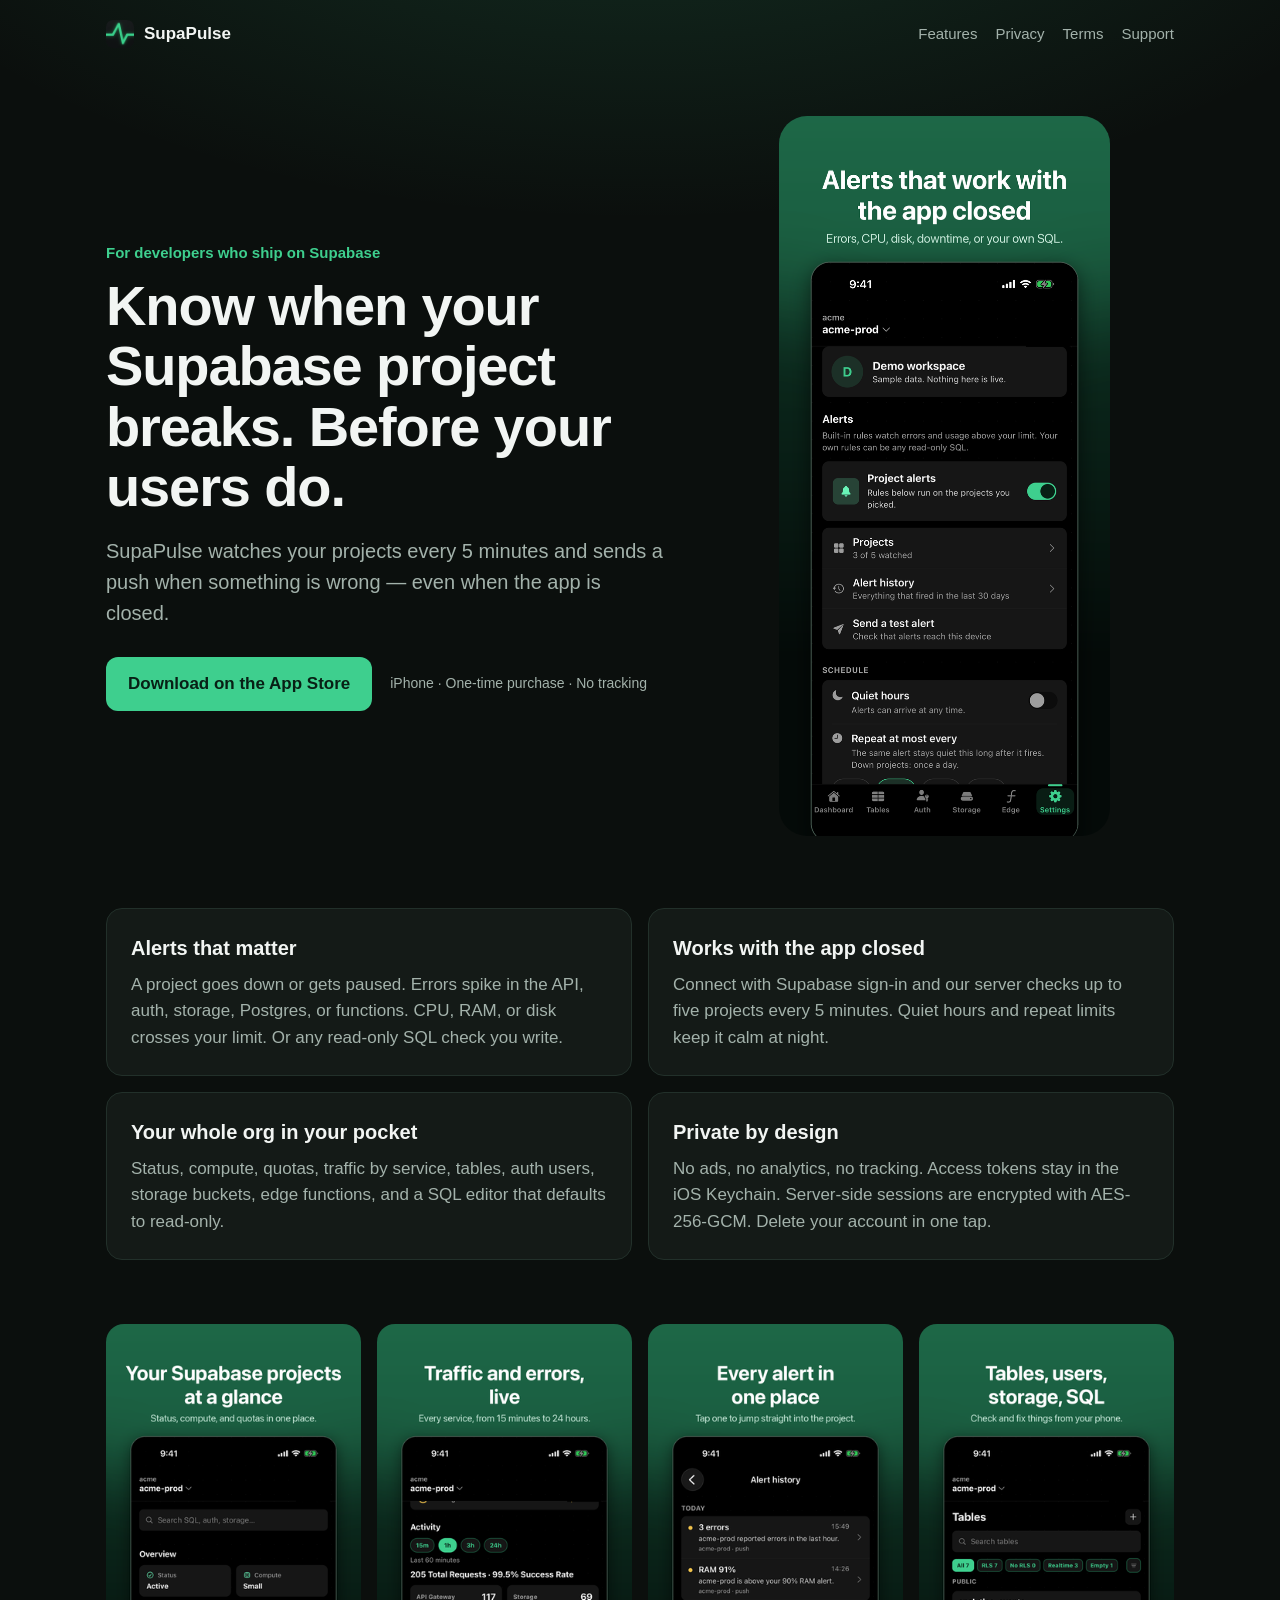
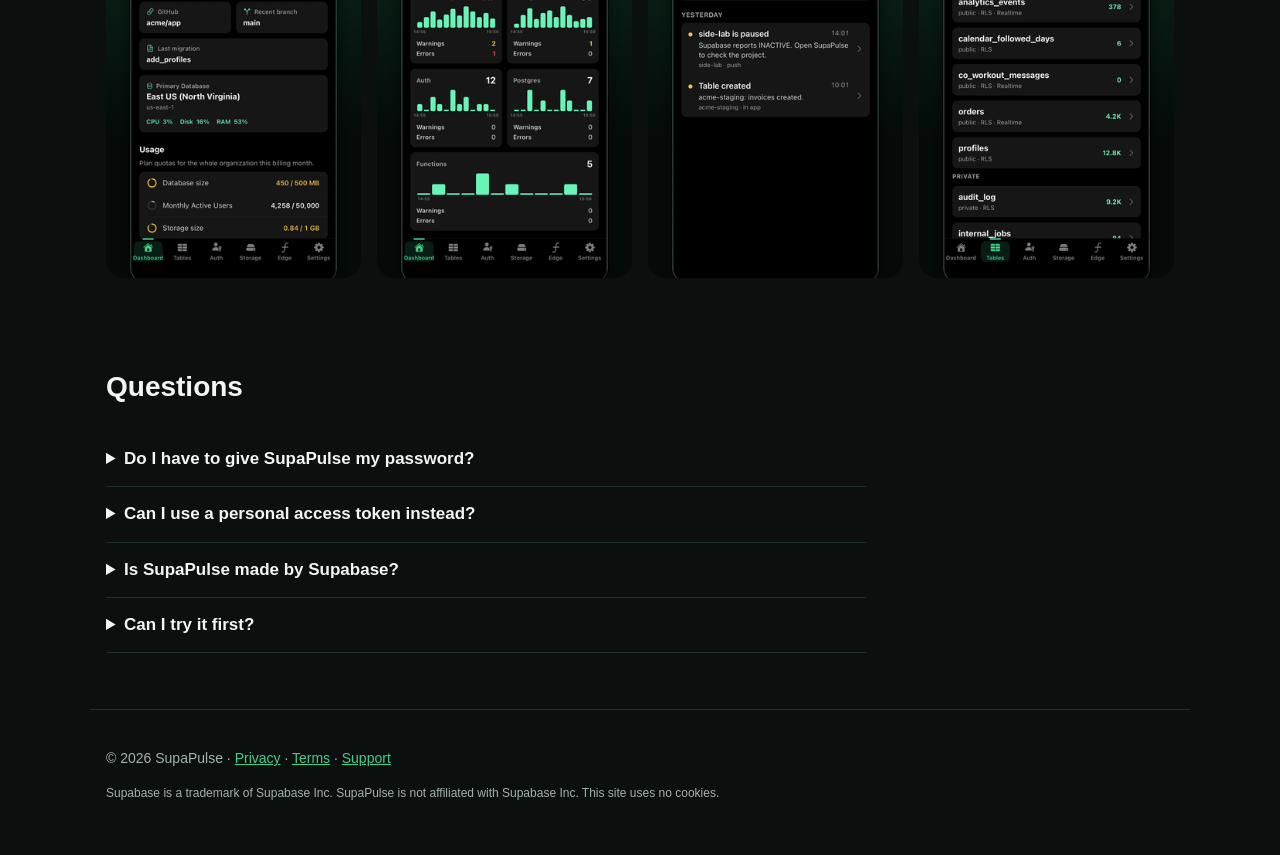
<file: index.html>
<!doctype html>
<html lang="en">
<head>
  <meta charset="utf-8">
  <meta name="viewport" content="width=device-width, initial-scale=1, viewport-fit=cover">
  <title>SupaPulse — Supabase monitoring on your iPhone</title>
  <meta name="description" content="Watch your Supabase projects from your iPhone. Push alerts for downtime, errors, CPU, RAM, disk, or your own SQL — even when the app is closed.">
  <meta name="theme-color" content="#0b0f0d">
  <meta property="og:title" content="SupaPulse — Supabase monitoring on your iPhone">
  <meta property="og:description" content="Push alerts for downtime, errors, CPU, disk, or your own SQL. No tracking.">
  <meta property="og:image" content="img/1-dashboard.png">
  <link rel="icon" href="img/icon.png">
  <link rel="stylesheet" href="styles.css">
</head>
<body>
  <header class="nav">
    <a class="brand" href="./"><img src="img/icon.png" alt="" width="28" height="28"> SupaPulse</a>
    <nav>
      <a href="#features">Features</a>
      <a href="privacy.html">Privacy</a>
      <a href="terms.html">Terms</a>
      <a href="support.html">Support</a>
    </nav>
  </header>

  <main>
    <section class="hero">
      <div class="hero-copy">
        <p class="eyebrow">For developers who ship on Supabase</p>
        <h1>Know when your Supabase project breaks. Before your users do.</h1>
        <p class="lead">SupaPulse watches your projects every 5 minutes and sends a push when something is wrong — even when the app is closed.</p>
        <div class="cta">
          <a class="button" href="https://apps.apple.com/app/id6811562027">Download on the App Store</a>
          <span class="note">iPhone · One-time purchase · No tracking</span>
        </div>
      </div>
      <div class="hero-shot">
        <img src="img/3-alerts.png" alt="SupaPulse alert settings on iPhone" width="660" height="1434">
      </div>
    </section>

    <section id="features" class="features">
      <article>
        <h2>Alerts that matter</h2>
        <p>A project goes down or gets paused. Errors spike in the API, auth, storage, Postgres, or functions. CPU, RAM, or disk crosses your limit. Or any read-only SQL check you write.</p>
      </article>
      <article>
        <h2>Works with the app closed</h2>
        <p>Connect with Supabase sign-in and our server checks up to five projects every 5 minutes. Quiet hours and repeat limits keep it calm at night.</p>
      </article>
      <article>
        <h2>Your whole org in your pocket</h2>
        <p>Status, compute, quotas, traffic by service, tables, auth users, storage buckets, edge functions, and a SQL editor that defaults to read-only.</p>
      </article>
      <article>
        <h2>Private by design</h2>
        <p>No ads, no analytics, no tracking. Access tokens stay in the iOS Keychain. Server-side sessions are encrypted with AES-256-GCM. Delete your account in one tap.</p>
      </article>
    </section>

    <section class="gallery" aria-label="Screenshots">
      <img src="img/1-dashboard.png" alt="Project dashboard" loading="lazy" width="330" height="717">
      <img src="img/2-activity.png" alt="Traffic and errors by service" loading="lazy" width="330" height="717">
      <img src="img/5-history.png" alt="Alert history" loading="lazy" width="330" height="717">
      <img src="img/6-tables.png" alt="Tables" loading="lazy" width="330" height="717">
    </section>

    <section class="faq">
      <h2>Questions</h2>
      <details>
        <summary>Do I have to give SupaPulse my password?</summary>
        <p>No. You sign in on supabase.com and authorize SupaPulse for one organization. You can revoke it any time in your Supabase organization settings.</p>
      </details>
      <details>
        <summary>Can I use a personal access token instead?</summary>
        <p>Yes. It stays in the iOS Keychain and is never saved on our server, so alerts then only fire while the app is open.</p>
      </details>
      <details>
        <summary>Is SupaPulse made by Supabase?</summary>
        <p>No. SupaPulse is an independent third-party app and is not affiliated with or endorsed by Supabase Inc.</p>
      </details>
      <details>
        <summary>Can I try it first?</summary>
        <p>Yes. Open the app and tap “Explore the demo” to see every screen with sample data.</p>
      </details>
    </section>
  </main>

  <footer>
    <p>© 2026 SupaPulse · <a href="privacy.html">Privacy</a> · <a href="terms.html">Terms</a> · <a href="support.html">Support</a></p>
    <p class="fine">Supabase is a trademark of Supabase Inc. SupaPulse is not affiliated with Supabase Inc. This site uses no cookies.</p>
  </footer>
</body>
</html>
</file>
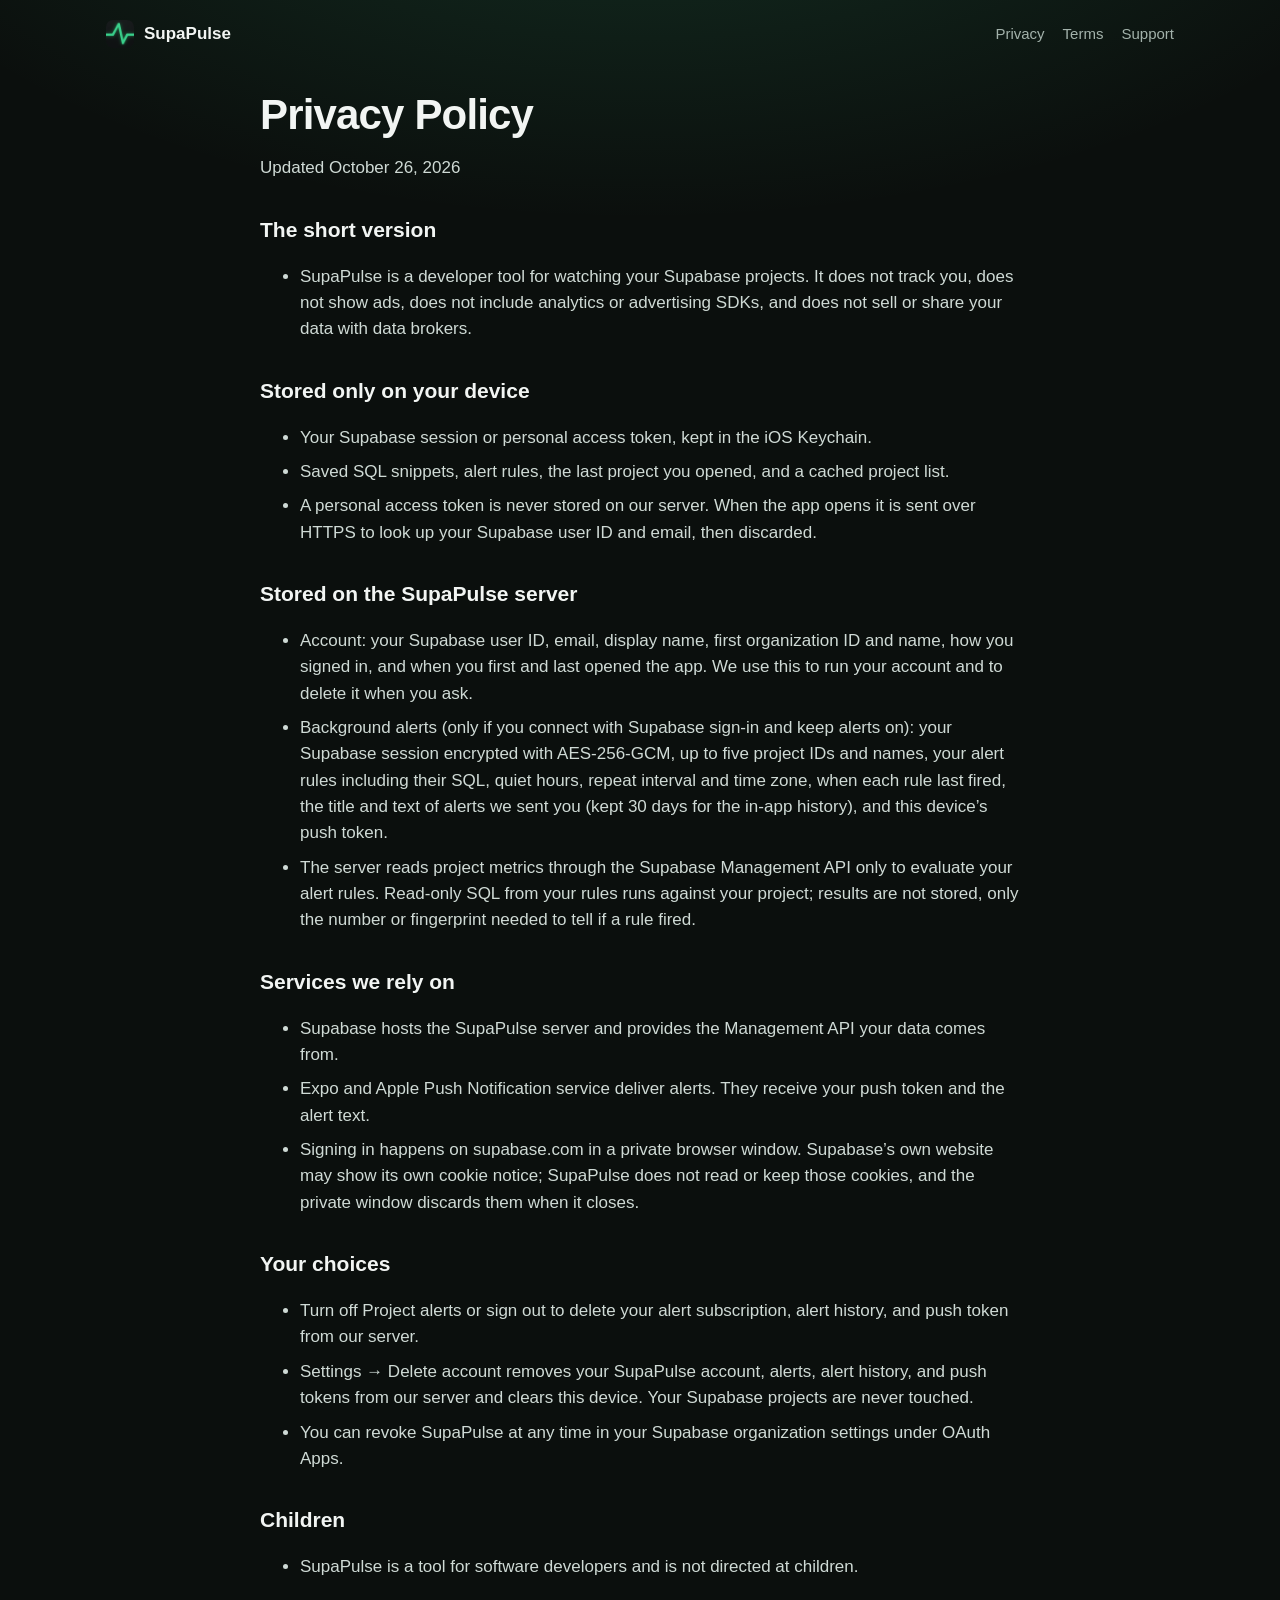
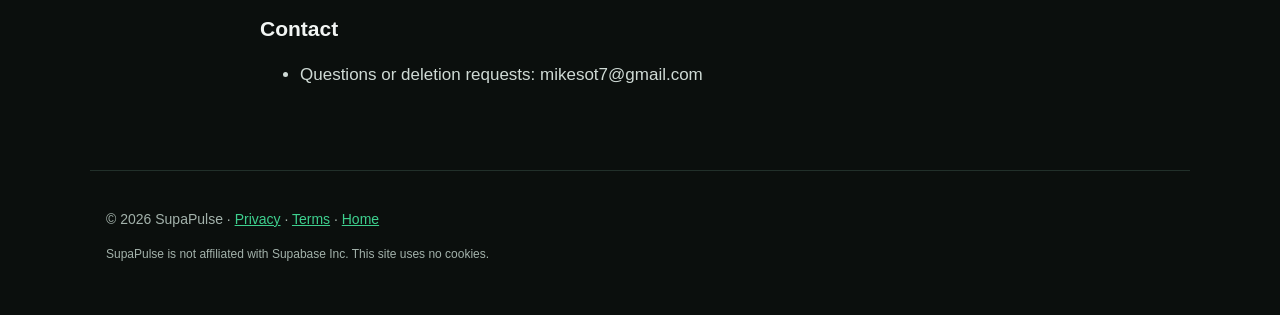
<file: privacy.html>
<!doctype html>
<html lang="en">
<head>
  <meta charset="utf-8">
  <meta name="viewport" content="width=device-width, initial-scale=1, viewport-fit=cover">
  <title>SupaPulse Privacy Policy</title>
  <meta name="description" content="What SupaPulse stores, why, and how to delete it.">
  <link rel="icon" href="img/icon.png">
  <link rel="stylesheet" href="styles.css">
</head>
<body>
  <header class="nav">
    <a class="brand" href="./"><img src="img/icon.png" alt="" width="28" height="28"> SupaPulse</a>
    <nav>
      <a href="privacy.html">Privacy</a>
      <a href="terms.html">Terms</a>
      <a href="support.html">Support</a>
    </nav>
  </header>
  <main class="doc"><h1>Privacy Policy</h1><p>Updated October 26, 2026</p><h2>The short version</h2><ul><li>SupaPulse is a developer tool for watching your Supabase projects. It does not track you, does not show ads, does not include analytics or advertising SDKs, and does not sell or share your data with data brokers.</li></ul><h2>Stored only on your device</h2><ul><li>Your Supabase session or personal access token, kept in the iOS Keychain.</li><li>Saved SQL snippets, alert rules, the last project you opened, and a cached project list.</li><li>A personal access token is never stored on our server. When the app opens it is sent over HTTPS to look up your Supabase user ID and email, then discarded.</li></ul><h2>Stored on the SupaPulse server</h2><ul><li>Account: your Supabase user ID, email, display name, first organization ID and name, how you signed in, and when you first and last opened the app. We use this to run your account and to delete it when you ask.</li><li>Background alerts (only if you connect with Supabase sign-in and keep alerts on): your Supabase session encrypted with AES-256-GCM, up to five project IDs and names, your alert rules including their SQL, quiet hours, repeat interval and time zone, when each rule last fired, the title and text of alerts we sent you (kept 30 days for the in-app history), and this device’s push token.</li><li>The server reads project metrics through the Supabase Management API only to evaluate your alert rules. Read-only SQL from your rules runs against your project; results are not stored, only the number or fingerprint needed to tell if a rule fired.</li></ul><h2>Services we rely on</h2><ul><li>Supabase hosts the SupaPulse server and provides the Management API your data comes from.</li><li>Expo and Apple Push Notification service deliver alerts. They receive your push token and the alert text.</li><li>Signing in happens on supabase.com in a private browser window. Supabase’s own website may show its own cookie notice; SupaPulse does not read or keep those cookies, and the private window discards them when it closes.</li></ul><h2>Your choices</h2><ul><li>Turn off Project alerts or sign out to delete your alert subscription, alert history, and push token from our server.</li><li>Settings → Delete account removes your SupaPulse account, alerts, alert history, and push tokens from our server and clears this device. Your Supabase projects are never touched.</li><li>You can revoke SupaPulse at any time in your Supabase organization settings under OAuth Apps.</li></ul><h2>Children</h2><ul><li>SupaPulse is a tool for software developers and is not directed at children.</li></ul><h2>Contact</h2><ul><li>Questions or deletion requests: mikesot7@gmail.com</li></ul></main>
  <footer>
    <p>© 2026 SupaPulse · <a href="privacy.html">Privacy</a> · <a href="terms.html">Terms</a> · <a href="./">Home</a></p>
    <p class="fine">SupaPulse is not affiliated with Supabase Inc. This site uses no cookies.</p>
  </footer>
</body>
</html>
</file>
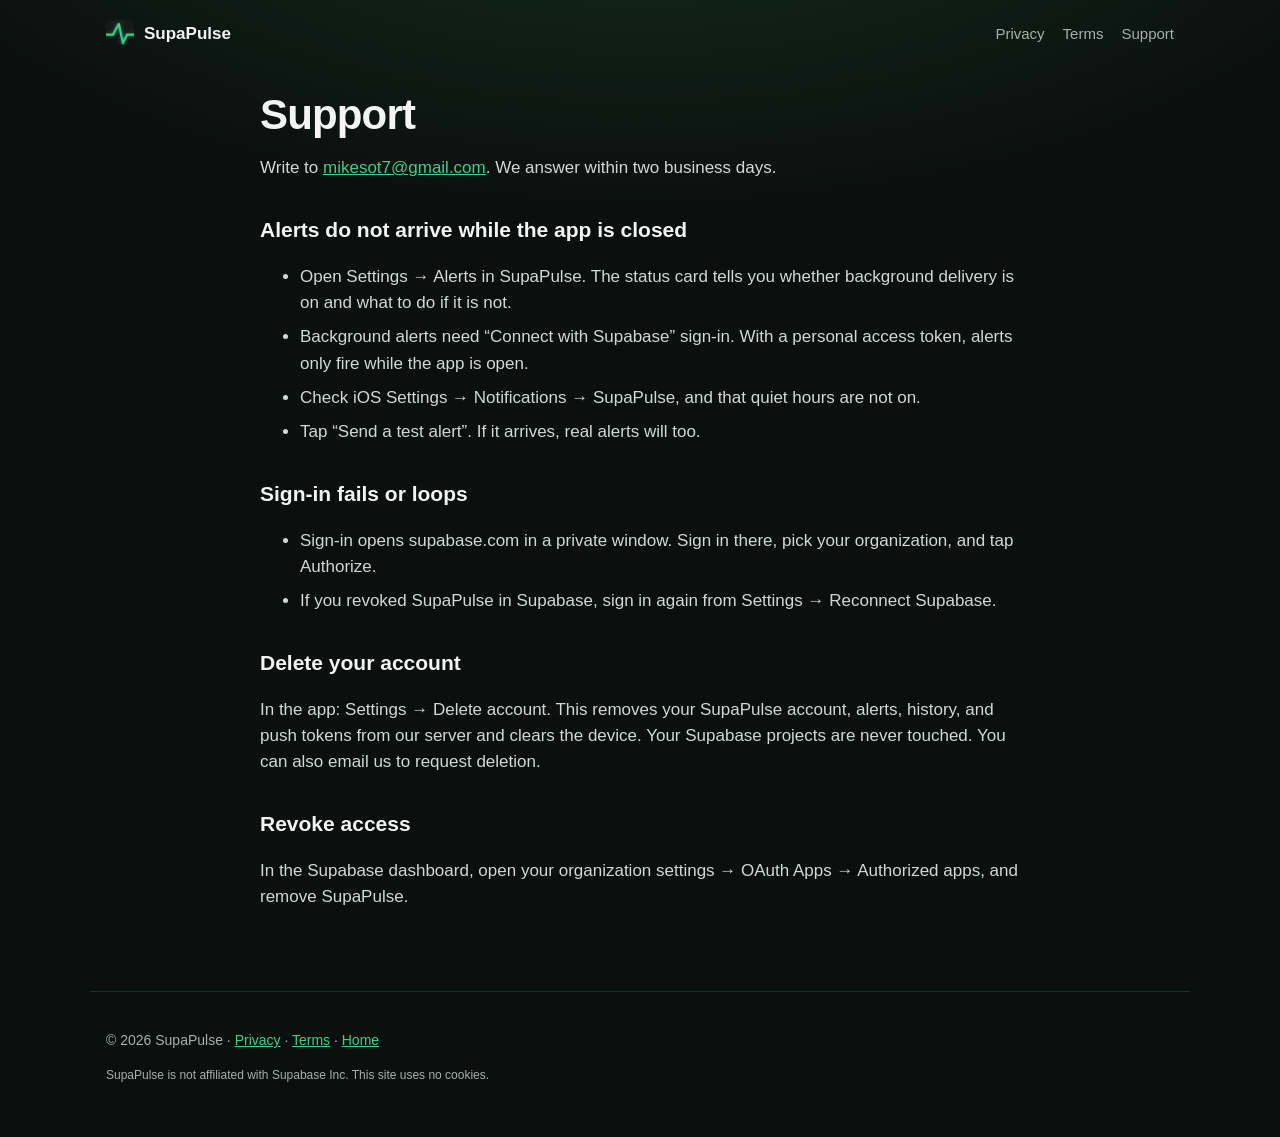
<file: support.html>
<!doctype html>
<html lang="en">
<head>
  <meta charset="utf-8">
  <meta name="viewport" content="width=device-width, initial-scale=1, viewport-fit=cover">
  <title>SupaPulse Support</title>
  <meta name="description" content="Help with SupaPulse: sign-in, alerts, notifications, and account deletion.">
  <link rel="icon" href="img/icon.png">
  <link rel="stylesheet" href="styles.css">
</head>
<body>
  <header class="nav">
    <a class="brand" href="./"><img src="img/icon.png" alt="" width="28" height="28"> SupaPulse</a>
    <nav>
      <a href="privacy.html">Privacy</a>
      <a href="terms.html">Terms</a>
      <a href="support.html">Support</a>
    </nav>
  </header>
  <main class="doc">
    <h1>Support</h1>
    <p>Write to <a href="mailto:mikesot7@gmail.com">mikesot7@gmail.com</a>. We answer within two business days.</p>

    <h2>Alerts do not arrive while the app is closed</h2>
    <ul>
      <li>Open Settings → Alerts in SupaPulse. The status card tells you whether background delivery is on and what to do if it is not.</li>
      <li>Background alerts need “Connect with Supabase” sign-in. With a personal access token, alerts only fire while the app is open.</li>
      <li>Check iOS Settings → Notifications → SupaPulse, and that quiet hours are not on.</li>
      <li>Tap “Send a test alert”. If it arrives, real alerts will too.</li>
    </ul>

    <h2>Sign-in fails or loops</h2>
    <ul>
      <li>Sign-in opens supabase.com in a private window. Sign in there, pick your organization, and tap Authorize.</li>
      <li>If you revoked SupaPulse in Supabase, sign in again from Settings → Reconnect Supabase.</li>
    </ul>

    <h2>Delete your account</h2>
    <p>In the app: Settings → Delete account. This removes your SupaPulse account, alerts, history, and push tokens from our server and clears the device. Your Supabase projects are never touched. You can also email us to request deletion.</p>

    <h2>Revoke access</h2>
    <p>In the Supabase dashboard, open your organization settings → OAuth Apps → Authorized apps, and remove SupaPulse.</p>
  </main>
  <footer>
    <p>© 2026 SupaPulse · <a href="privacy.html">Privacy</a> · <a href="terms.html">Terms</a> · <a href="./">Home</a></p>
    <p class="fine">SupaPulse is not affiliated with Supabase Inc. This site uses no cookies.</p>
  </footer>
</body>
</html>
</file>
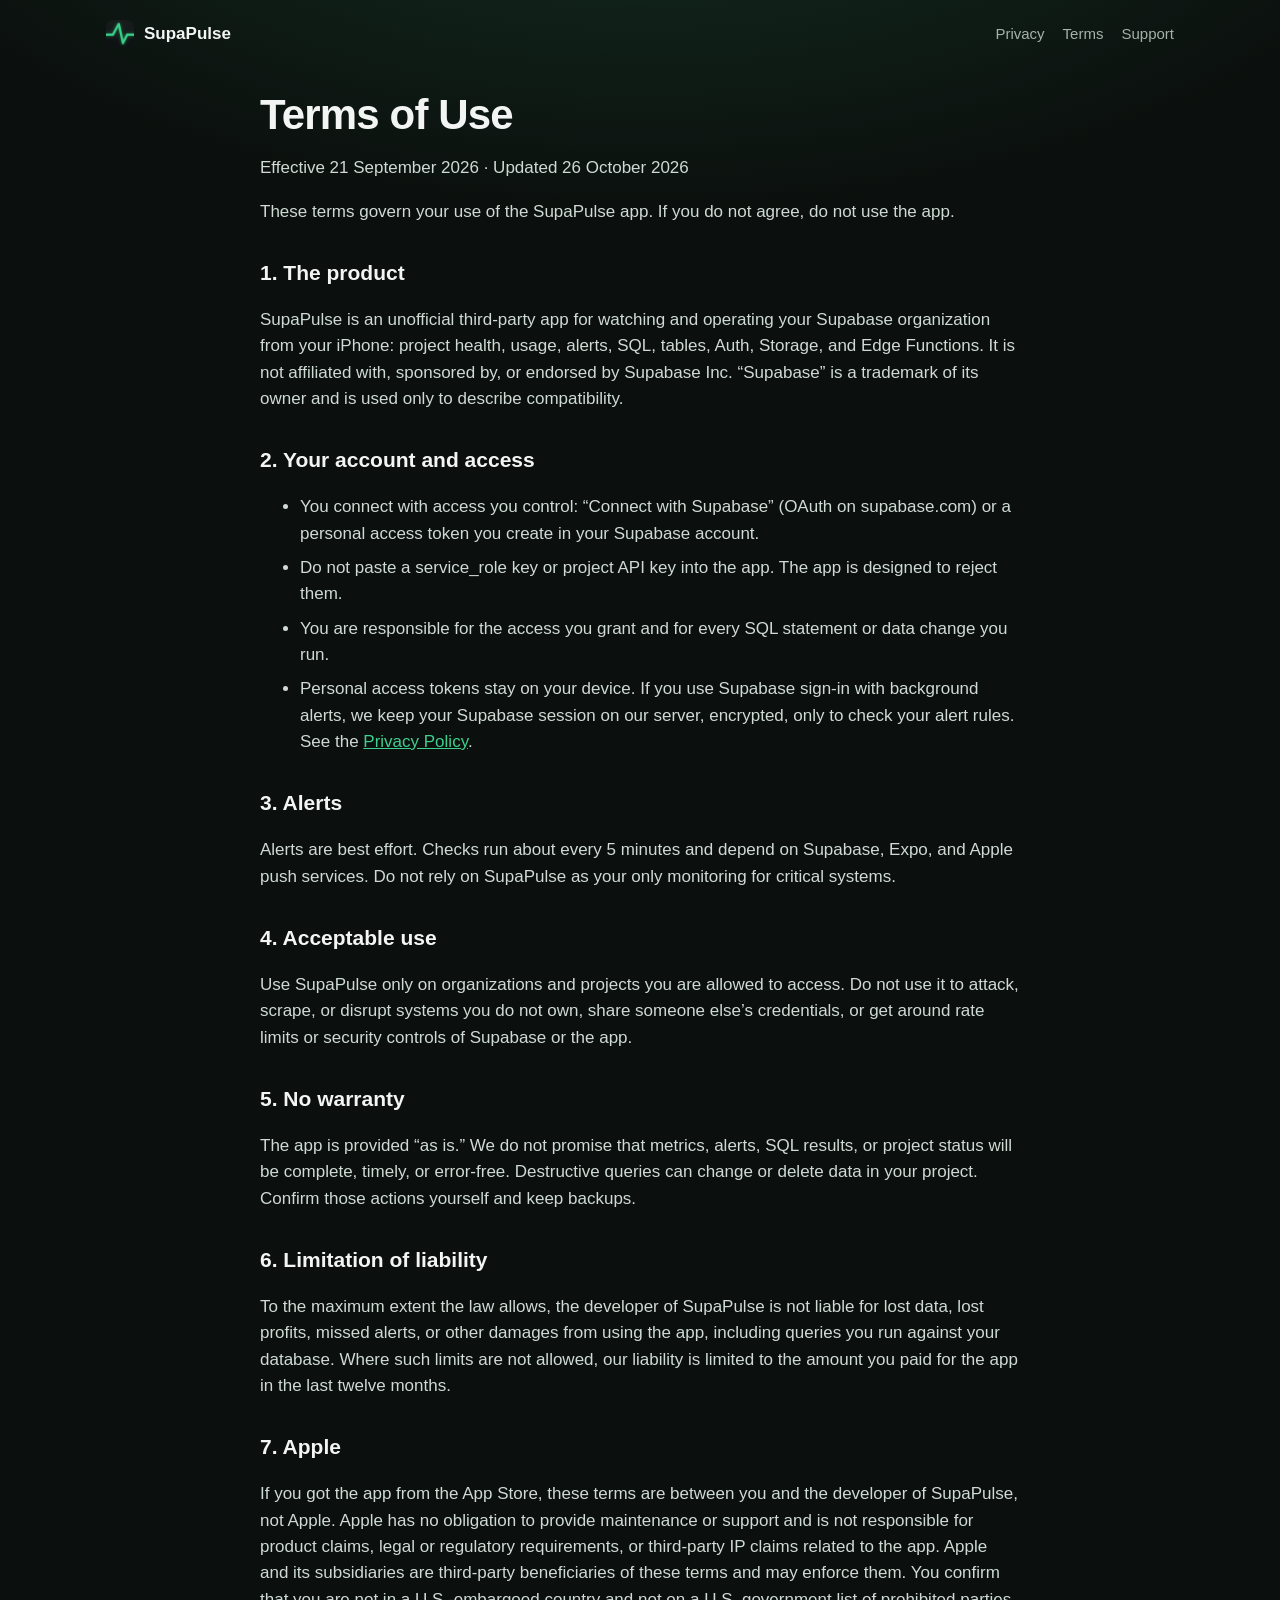
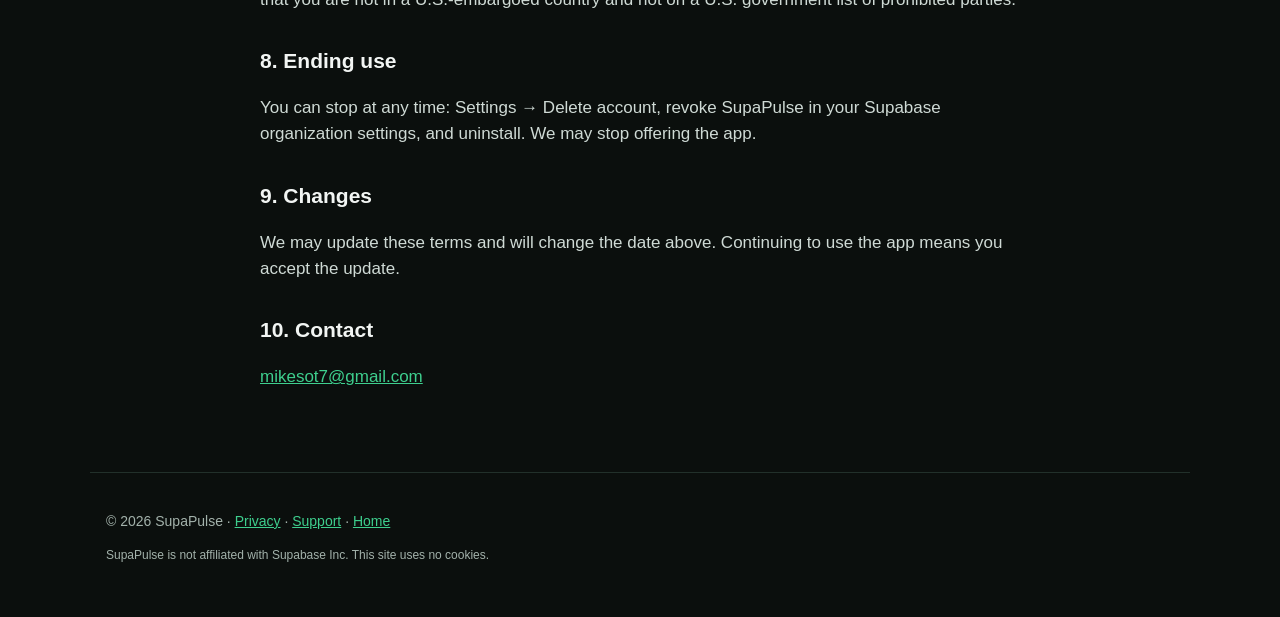
<file: terms.html>
<!doctype html>
<html lang="en">
<head>
  <meta charset="utf-8">
  <meta name="viewport" content="width=device-width, initial-scale=1, viewport-fit=cover">
  <title>SupaPulse Terms of Use</title>
  <meta name="description" content="Terms of Use for the SupaPulse iPhone app.">
  <link rel="icon" href="img/icon.png">
  <link rel="stylesheet" href="styles.css">
</head>
<body>
  <header class="nav">
    <a class="brand" href="./"><img src="img/icon.png" alt="" width="28" height="28"> SupaPulse</a>
    <nav>
      <a href="privacy.html">Privacy</a>
      <a href="terms.html">Terms</a>
      <a href="support.html">Support</a>
    </nav>
  </header>
  <main class="doc">
    <h1>Terms of Use</h1>
    <p>Effective 21 September 2026 · Updated 26 October 2026</p>
    <p>These terms govern your use of the SupaPulse app. If you do not agree, do not use the app.</p>

    <h2>1. The product</h2>
    <p>SupaPulse is an unofficial third-party app for watching and operating your Supabase organization from your iPhone: project health, usage, alerts, SQL, tables, Auth, Storage, and Edge Functions. It is not affiliated with, sponsored by, or endorsed by Supabase Inc. “Supabase” is a trademark of its owner and is used only to describe compatibility.</p>

    <h2>2. Your account and access</h2>
    <ul>
      <li>You connect with access you control: “Connect with Supabase” (OAuth on supabase.com) or a personal access token you create in your Supabase account.</li>
      <li>Do not paste a service_role key or project API key into the app. The app is designed to reject them.</li>
      <li>You are responsible for the access you grant and for every SQL statement or data change you run.</li>
      <li>Personal access tokens stay on your device. If you use Supabase sign-in with background alerts, we keep your Supabase session on our server, encrypted, only to check your alert rules. See the <a href="privacy.html">Privacy Policy</a>.</li>
    </ul>

    <h2>3. Alerts</h2>
    <p>Alerts are best effort. Checks run about every 5 minutes and depend on Supabase, Expo, and Apple push services. Do not rely on SupaPulse as your only monitoring for critical systems.</p>

    <h2>4. Acceptable use</h2>
    <p>Use SupaPulse only on organizations and projects you are allowed to access. Do not use it to attack, scrape, or disrupt systems you do not own, share someone else’s credentials, or get around rate limits or security controls of Supabase or the app.</p>

    <h2>5. No warranty</h2>
    <p>The app is provided “as is.” We do not promise that metrics, alerts, SQL results, or project status will be complete, timely, or error-free. Destructive queries can change or delete data in your project. Confirm those actions yourself and keep backups.</p>

    <h2>6. Limitation of liability</h2>
    <p>To the maximum extent the law allows, the developer of SupaPulse is not liable for lost data, lost profits, missed alerts, or other damages from using the app, including queries you run against your database. Where such limits are not allowed, our liability is limited to the amount you paid for the app in the last twelve months.</p>

    <h2>7. Apple</h2>
    <p>If you got the app from the App Store, these terms are between you and the developer of SupaPulse, not Apple. Apple has no obligation to provide maintenance or support and is not responsible for product claims, legal or regulatory requirements, or third-party IP claims related to the app. Apple and its subsidiaries are third-party beneficiaries of these terms and may enforce them. You confirm that you are not in a U.S.-embargoed country and not on a U.S. government list of prohibited parties.</p>

    <h2>8. Ending use</h2>
    <p>You can stop at any time: Settings → Delete account, revoke SupaPulse in your Supabase organization settings, and uninstall. We may stop offering the app.</p>

    <h2>9. Changes</h2>
    <p>We may update these terms and will change the date above. Continuing to use the app means you accept the update.</p>

    <h2>10. Contact</h2>
    <p><a href="mailto:mikesot7@gmail.com">mikesot7@gmail.com</a></p>
  </main>
  <footer>
    <p>© 2026 SupaPulse · <a href="privacy.html">Privacy</a> · <a href="support.html">Support</a> · <a href="./">Home</a></p>
    <p class="fine">SupaPulse is not affiliated with Supabase Inc. This site uses no cookies.</p>
  </footer>
</body>
</html>
</file>
<file: styles.css>
:root {
  --bg: #0b0f0d;
  --surface: #141a17;
  --border: #22302a;
  --text: #f2f5f3;
  --muted: #a3b2ab;
  --brand: #3ecf8e;
  --on-brand: #082015;
  color-scheme: dark;
}

* {
  box-sizing: border-box;
}

html {
  -webkit-text-size-adjust: 100%;
}

body {
  margin: 0;
  background: radial-gradient(1200px 600px at 50% -200px, rgba(62, 207, 142, 0.18), transparent 70%), var(--bg);
  color: var(--text);
  font: 17px/1.55 -apple-system, BlinkMacSystemFont, 'SF Pro Text', 'Segoe UI', Roboto, sans-serif;
}

a {
  color: var(--brand);
}

img {
  max-width: 100%;
  height: auto;
  display: block;
}

.nav {
  display: flex;
  align-items: center;
  justify-content: space-between;
  gap: 16px;
  max-width: 1100px;
  margin: 0 auto;
  padding: 20px 16px;
}

.brand {
  display: flex;
  align-items: center;
  gap: 10px;
  color: var(--text);
  font-weight: 700;
  text-decoration: none;
}

.brand img {
  border-radius: 7px;
}

.nav nav {
  display: flex;
  gap: 18px;
  font-size: 15px;
}

.nav nav a {
  color: var(--muted);
  text-decoration: none;
}

.nav nav a:hover {
  color: var(--text);
}

main {
  max-width: 1100px;
  margin: 0 auto;
  padding: 0 16px;
}

.hero {
  display: grid;
  grid-template-columns: 1.1fr 0.9fr;
  gap: 48px;
  align-items: center;
  padding: 48px 0 32px;
}

.eyebrow {
  color: var(--brand);
  font-weight: 600;
  font-size: 15px;
  margin: 0 0 12px;
}

h1 {
  font-size: clamp(34px, 5vw, 56px);
  line-height: 1.08;
  letter-spacing: -0.02em;
  margin: 0 0 18px;
}

.lead {
  color: var(--muted);
  font-size: 20px;
  margin: 0 0 28px;
  max-width: 34em;
}

.cta {
  display: flex;
  flex-wrap: wrap;
  align-items: center;
  gap: 14px 18px;
}

.button {
  display: inline-block;
  background: var(--brand);
  color: var(--on-brand);
  font-weight: 700;
  padding: 14px 22px;
  border-radius: 12px;
  text-decoration: none;
}

.button:hover {
  filter: brightness(1.08);
}

.note {
  color: var(--muted);
  font-size: 14px;
}

.hero-shot img {
  margin: 0 auto;
  max-height: 720px;
  width: auto;
  border-radius: 28px;
}

.features {
  display: grid;
  grid-template-columns: repeat(2, 1fr);
  gap: 16px;
  padding: 40px 0;
}

.features article {
  background: var(--surface);
  border: 1px solid var(--border);
  border-radius: 16px;
  padding: 24px;
}

.features h2 {
  font-size: 20px;
  margin: 0 0 8px;
}

.features p {
  color: var(--muted);
  margin: 0;
}

.gallery {
  display: grid;
  grid-template-columns: repeat(4, 1fr);
  gap: 16px;
  padding: 24px 0 48px;
}

.gallery img {
  border-radius: 18px;
}

.faq {
  max-width: 760px;
  padding: 16px 0 56px;
}

.faq h2 {
  font-size: 28px;
}

details {
  border-bottom: 1px solid var(--border);
  padding: 14px 0;
}

summary {
  cursor: pointer;
  font-weight: 600;
}

details p {
  color: var(--muted);
  margin: 10px 0 0;
}

footer {
  border-top: 1px solid var(--border);
  max-width: 1100px;
  margin: 0 auto;
  padding: 24px 16px 40px;
  color: var(--muted);
  font-size: 14px;
}

footer .fine {
  font-size: 12px;
}

/* Legal and support pages */
.doc {
  max-width: 760px;
  padding: 24px 0 64px;
}

.doc h1 {
  font-size: clamp(30px, 4vw, 42px);
}

.doc h2 {
  font-size: 21px;
  margin-top: 32px;
}

.doc li,
.doc p {
  color: #cfdad5;
}

.doc li + li {
  margin-top: 8px;
}

@media (max-width: 820px) {
  .hero {
    grid-template-columns: 1fr;
    gap: 32px;
    padding-top: 24px;
  }

  .hero-shot img {
    max-height: 560px;
  }

  .features {
    grid-template-columns: 1fr;
  }

  .gallery {
    grid-template-columns: repeat(2, 1fr);
  }

  .nav nav a[href='#features'] {
    display: none;
  }
}
</file>
